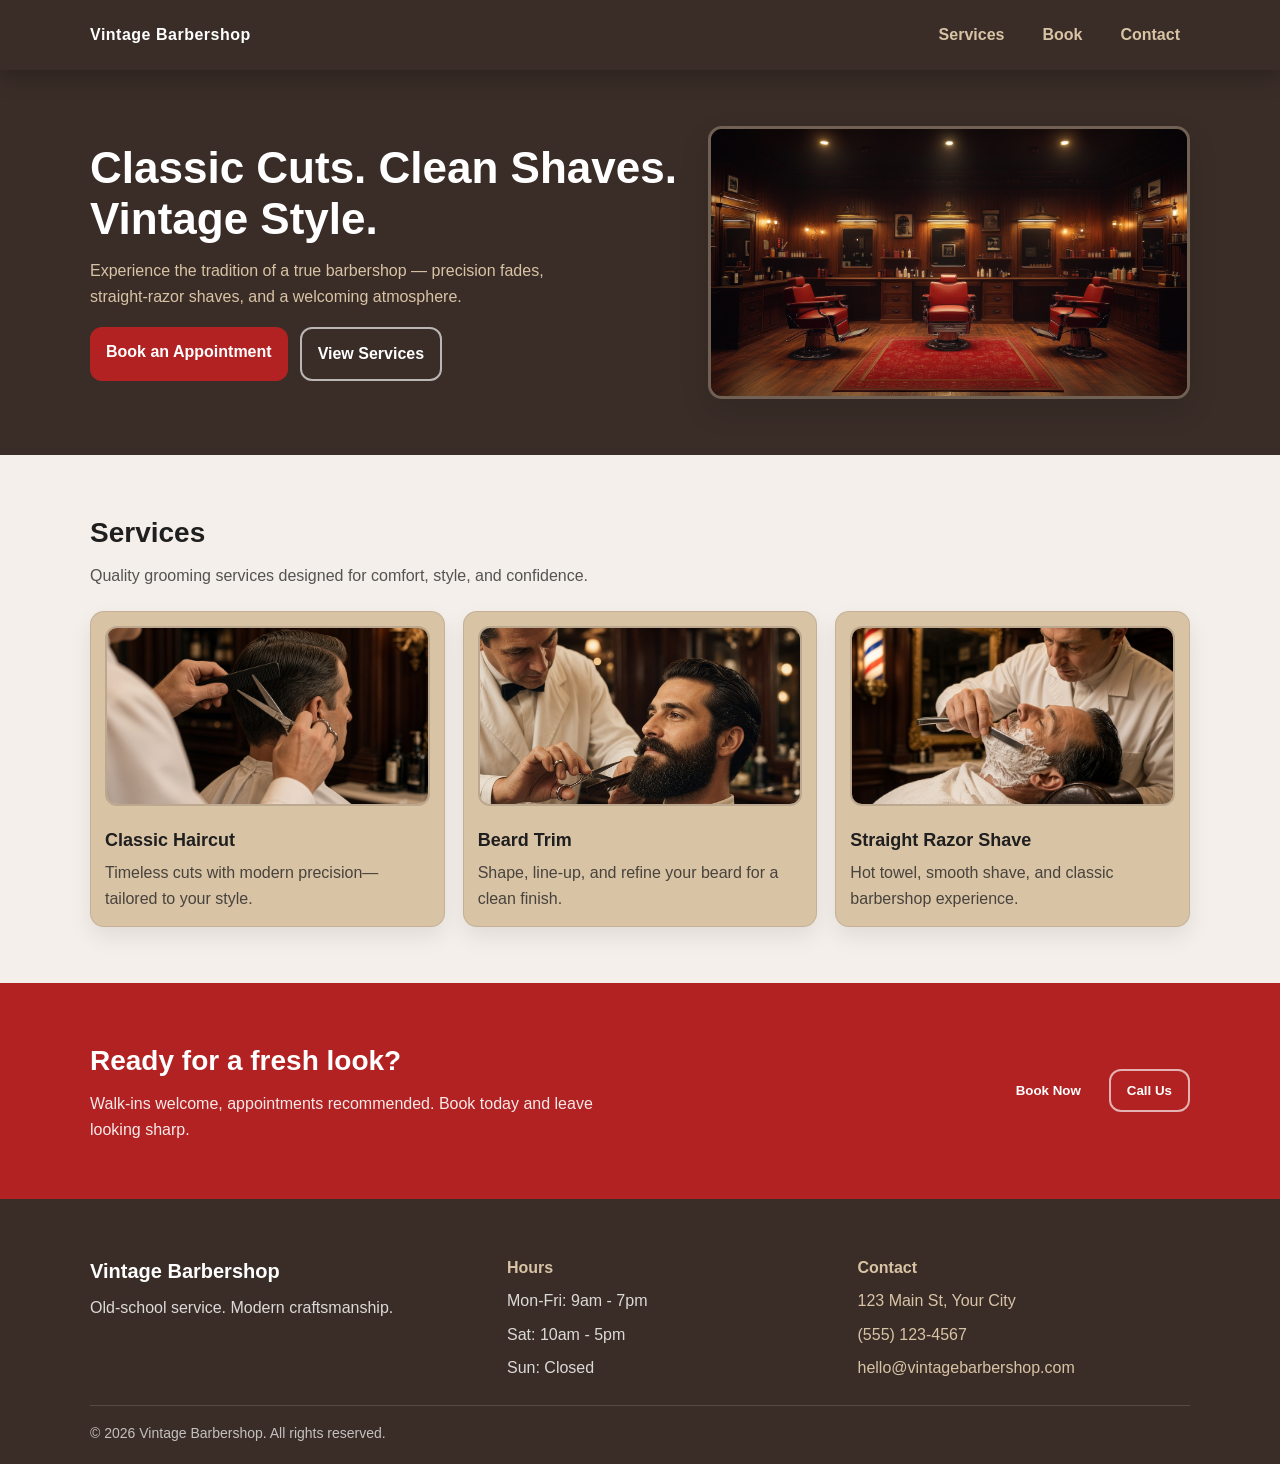
<file: index.html>
<!doctype html>
<html lang="en">
  <head>
    <meta charset="UTF-8" />
    <meta name="viewport" content="width=device-width, initial-scale=1.0" />
    <title>Vintage Barbershop</title>
    <!-- CSS -->
    <link rel="stylesheet" href="css/styles.css" />
  </head>
  <body>
    <!-- ===== Header / Navbar ===== -->
    <header class="site-header">
      <div class="container header-inner">
        <a href="#" class="logo" id="logo">Vintage Barbershop</a>
        <nav class="nav" id="nav">
          <a href="#features" class="nav-link">Services</a>
          <a href="#cta" class="nav-link">Book</a>
          <a href="#footer" class="nav-link">Contact</a>
        </nav>
        <!-- Mobile Menu Button (for later JS) -->
        <button class="menu-btn" id="menuBtn" aria-label="Open menu">☰</button>
      </div>
      <!-- Mobile Menu Panel (for later JS) -->
      <div class="mobile-menu" id="mobileMenu">
        <a href="#features" class="mobile-link">Services</a>
        <a href="#cta" class="mobile-link">Book</a>
        <a href="#footer" class="mobile-link">Contact</a>
      </div>
    </header>
    <!-- ===== Hero Section ===== -->
    <section class="hero" id="hero">
      <div class="container hero-inner">
        <div class="hero-text">
          <h1 id="heroHeading">Classic Cuts. Clean Shaves. Vintage Style.</h1>
          <p id="heroSubtext">
            Experience the tradition of a true barbershop — precision fades,
            straight-razor shaves, and a welcoming atmosphere.
          </p>
          <div class="hero-actions">
            <a href="#cta" class="btn btn-primary" id="bookBtn"
              >Book an Appointment</a
            >
            <a href="#features" class="btn btn-secondary" id="servicesBtn"
              >View Services</a
            >
          </div>
        </div>
        <div class="hero-media">
          <!-- Replace src with your provided hero image -->
          <img
            src="assets/images/hero.jpg"
            alt="Barbershop hero"
            class="hero-img"
            id="heroImg"
          />
        </div>
      </div>
    </section>
    <!-- ===== Features / Services Section ===== -->
    <section class="features" id="features">
      <div class="container">
        <h2 class="section-title" id="featuresTitle">Services</h2>
        <p class="section-subtitle" id="featuresSubtitle">
          Quality grooming services designed for comfort, style, and confidence.
        </p>
        <div class="feature-grid" id="featureGrid">
          <!-- Feature Card 1 -->
          <article class="feature-card">
            <img
              src="assets/images/feature-1.jpg"
              alt="Classic haircut"
              class="feature-img"
            />
            <h3 class="feature-title">Classic Haircut</h3>
            <p class="feature-text">
              Timeless cuts with modern precision—tailored to your style.
            </p>
          </article>
          <!-- Feature Card 2 -->
          <article class="feature-card">
            <img
              src="assets/images/feature-2.jpg"
              alt="Beard trim"
              class="feature-img"
            />
            <h3 class="feature-title">Beard Trim</h3>
            <p class="feature-text">
              Shape, line-up, and refine your beard for a clean finish.
            </p>
          </article>
          <!-- Feature Card 3 -->
          <article class="feature-card">
            <img
              src="assets/images/feature-3.jpg"
              alt="Straight razor shave"
              class="feature-img"
            />
            <h3 class="feature-title">Straight Razor Shave</h3>
            <p class="feature-text">
              Hot towel, smooth shave, and classic barbershop experience.
            </p>
          </article>
        </div>
      </div>
    </section>
    <!-- ===== Call To Action Section ===== -->
    <section class="cta" id="cta">
      <div class="container cta-inner">
        <div class="cta-text">
          <h2 id="ctaHeading">Ready for a fresh look?</h2>
          <p id="ctaText">
            Walk-ins welcome, appointments recommended. Book today and leave
            looking sharp.
          </p>
        </div>
        <div class="cta-actions">
          <button class="btn btn-primary" id="ctaBtn">Book Now</button>
          <button class="btn btn-secondary" id="callBtn">Call Us</button>
        </div>
      </div>
      <!-- Optional CTA Image (replace with provided asset if you have one) -->
      <!-- <img src="assets/images/cta.jpg" alt="CTA background" class="cta-img"
/> -->
    </section>
    <!-- ===== Footer Section ===== -->
    <footer class="site-footer" id="footer">
      <div class="container footer-inner">
        <div class="footer-col">
          <h3 class="footer-title">Vintage Barbershop</h3>
          <p class="footer-text">Old-school service. Modern craftsmanship.</p>
        </div>
        <div class="footer-col">
          <h4 class="footer-heading">Hours</h4>
          <ul class="footer-list" id="hoursList">
            <li>Mon-Fri: 9am - 7pm</li>
            <li>Sat: 10am - 5pm</li>
            <li>Sun: Closed</li>
          </ul>
        </div>
        <div class="footer-col">
          <h4 class="footer-heading">Contact</h4>
          <ul class="footer-list">
            <li>
              <a href="#" class="footer-link" id="addressLink"
                >123 Main St, Your City</a
              >
            </li>
            <li>
              <a href="#" class="footer-link" id="phoneLink">(555) 123-4567</a>
            </li>
            <li>
              <a href="#" class="footer-link" id="emailLink"
                >hello@vintagebarbershop.com</a
              >
            </li>
          </ul>
        </div>
      </div>
      <div class="container footer-bottom">
        <p class="copyright">
          © <span id="year"></span> Vintage Barbershop. All rights reserved.
        </p>
      </div>
    </footer>
    <!-- JS -->
    <script src="js/main.js"></script>
  </body>
</html>
</file>
<file: css/styles.css>
/*========================
 Vintage Barbershop Theme
 File: css/styles.css
 ========================= */
/* ---- CSS Variables (Vintage Palette) ---- */
:root {
--color-bg-primary: #F4EFEA; /* Cream */
--color-bg-dark: #3A2D28; /* Dark Brown */
--color-accent: #B22222; /* Barber Red */
--color-text-dark: #1F1F1F; /* Deep Brown/Black */
--color-beige: #D8C3A5; /* Beige */
--color-text-light: #FFFFFF; /* White */
--radius: 14px;
--shadow: 0 12px 30px rgba(0, 0, 0, 0.12);
--max-width: 1100px;
}
/* ---- Base Reset ---- */
* {
box-sizing: border-box;
margin: 0;
padding: 0;
}
html {
scroll-behavior: smooth;
}
body {
font-family: Arial, Helvetica, sans-serif;
background-color: var(--color-bg-primary);
color: var(--color-text-dark);
line-height: 1.6;
}
/* ---- Layout Helpers ---- */
.container {
width: 92%;
max-width: var(--max-width);
margin: 0 auto;
}
/* ---- Header / Navbar ---- */
.site-header {
background-color: var(--color-bg-dark);
color: var(--color-text-light);
position: sticky;
top: 0;
z-index: 10;
box-shadow: 0 6px 20px rgba(0,0,0,0.25);
}
.header-inner {
display: flex;
align-items: center;
justify-content: space-between;
padding: 14px 0;
gap: 16px;
}
.logo {
color: var(--color-text-light);
text-decoration: none;
font-weight: 800;
letter-spacing: 0.5px;
}
.nav {
display: flex;
gap: 18px;
}
.nav-link {
color: var(--color-beige);
text-decoration: none;
font-weight: 600;
padding: 8px 10px;
border-radius: 10px;
transition: background-color 0.2s ease, color 0.2s ease;
}
.nav-link:hover {
background-color: rgba(216, 195, 165, 0.12);
color: var(--color-text-light);
}
/* Mobile button hidden on desktop */
.menu-btn {
display: none;
border: 2px solid rgba(255,255,255,0.25);
background: transparent;
color: var(--color-text-light);
padding: 8px 12px;
border-radius: 12px;
cursor: pointer;
}
/* Mobile menu hidden by default */
.mobile-menu {
display: none;
background-color: #2f241f;
border-top: 1px solid rgba(255,255,255,0.12);
}
.mobile-link {
display: block;
padding: 12px 4%;
color: var(--color-beige);
text-decoration: none;
font-weight: 600;
border-bottom: 1px solid rgba(255,255,255,0.08);
}
.mobile-link:hover {
background-color: rgba(216, 195, 165, 0.10);
color: var(--color-text-light);
}
/* ---- Buttons ---- */
.btn {
display: inline-block;
text-decoration: none;
border: none;
cursor: pointer;
font-weight: 700;
padding: 12px 16px;
border-radius: 12px;
transition: transform 0.08s ease, opacity 0.2s ease, background-color 0.2s ease,
color 0.2s ease;
}
.btn:active {
transform: translateY(1px);
}
.btn-primary {
background-color: var(--color-accent);
color: var(--color-text-light);
}
.btn-primary:hover {
opacity: 0.92;
}
.btn-secondary {
background-color: transparent;
color: var(--color-bg-dark);
border: 2px solid var(--color-bg-dark);
}
.hero .btn-secondary,
.cta .btn-secondary {
color: var(--color-text-light);
border-color: rgba(255,255,255,0.65);
}
.btn-secondary:hover {
background-color: rgba(58, 45, 40, 0.08);
}
.hero .btn-secondary:hover,
.cta .btn-secondary:hover {
background-color: rgba(255, 255, 255, 0.12);
}
/* ---- Hero ---- */
.hero {
background-color: var(--color-bg-dark);
color: var(--color-text-light);
padding: 56px 0;
}
.hero-inner {
display: grid;
grid-template-columns: 1.1fr 0.9fr;
gap: 28px;
align-items: center;
}
.hero-text h1 {
font-size: clamp(28px, 4vw, 44px);
line-height: 1.15;
margin-bottom: 14px;
}
.hero-text p {
color: var(--color-beige);
max-width: 56ch;
margin-bottom: 18px;
}
.hero-actions {
display: flex;
flex-wrap: wrap;
gap: 12px;
}
.hero-media {
display: flex;
justify-content: center;
}
.hero-img {
width: 100%;
max-width: 520px;
border-radius: var(--radius);
box-shadow: var(--shadow);
border: 3px solid rgba(216,195,165,0.35);
object-fit: cover;
}
/* ---- Sections ---- */
.features,
.cta,
.site-footer {
padding: 56px 0;
}
.section-title {
font-size: 28px;
margin-bottom: 8px;
}
.section-subtitle {
color: rgba(31, 31, 31, 0.75);
margin-bottom: 22px;
max-width: 70ch;
}
/* ---- Features Grid ---- */
.feature-grid {
display: grid;
grid-template-columns: repeat(3, 1fr);
gap: 18px;
}
.feature-card {
background-color: var(--color-beige);
border-radius: var(--radius);
padding: 14px;
box-shadow: 0 10px 22px rgba(0,0,0,0.08);
border: 1px solid rgba(58,45,40,0.12);
}
.feature-img {
width: 100%;
height: 180px;
object-fit: cover;
border-radius: 12px;
border: 2px solid rgba(58,45,40,0.18);
margin-bottom: 12px;
}
.feature-title {
font-size: 18px;
margin-bottom: 6px;
}
.feature-text {
color: rgba(31, 31, 31, 0.78);
}
/* ---- CTA ---- */
.cta {
background-color: var(--color-accent);
color: var(--color-text-light);
}
.cta-inner {
display: flex;
align-items: center;
justify-content: space-between;
gap: 18px;
flex-wrap: wrap;
}
.cta-text h2 {
font-size: 28px;
margin-bottom: 8px;
}
.cta-text p {
color: rgba(255,255,255,0.90);
max-width: 60ch;
}
.cta-actions {
display: flex;
gap: 12px;
flex-wrap: wrap;
}
/* ---- Footer ---- */
.site-footer {
background-color: var(--color-bg-dark);
color: var(--color-text-light);
padding-bottom: 20px;
}
.footer-inner {
display: grid;
grid-template-columns: 1.2fr 1fr 1fr;
gap: 18px;
padding-bottom: 24px;
border-bottom: 1px solid rgba(255,255,255,0.14);
}
.footer-title {
font-size: 20px;
margin-bottom: 8px;
}
.footer-heading {
font-size: 16px;
margin-bottom: 8px;
color: var(--color-beige);
}
.footer-text {
color: rgba(255,255,255,0.82);
max-width: 50ch;
}
.footer-list {
list-style: none;
display: grid;
gap: 8px;
color: rgba(255,255,255,0.82);
}
.footer-link {
color: var(--color-beige);
text-decoration: none;
}
.footer-link:hover {
color: var(--color-text-light);
text-decoration: underline;
}
.footer-bottom {
padding-top: 16px;
}
.copyright {
color: rgba(255,255,255,0.70);
font-size: 14px;
}
/* ---- Responsive ---- */
@media (max-width: 900px) {
.hero-inner {
grid-template-columns: 1fr;
}
.feature-grid {
grid-template-columns: 1fr;
}
.footer-inner {
grid-template-columns: 1fr;
}
.nav {
display: none;
}
.menu-btn {
display: inline-flex;
align-items: center;
justify-content: center;
}
/* When you add JS later, you'll toggle this class */
.mobile-menu.is-open {
display: block;
}
}
</file>
